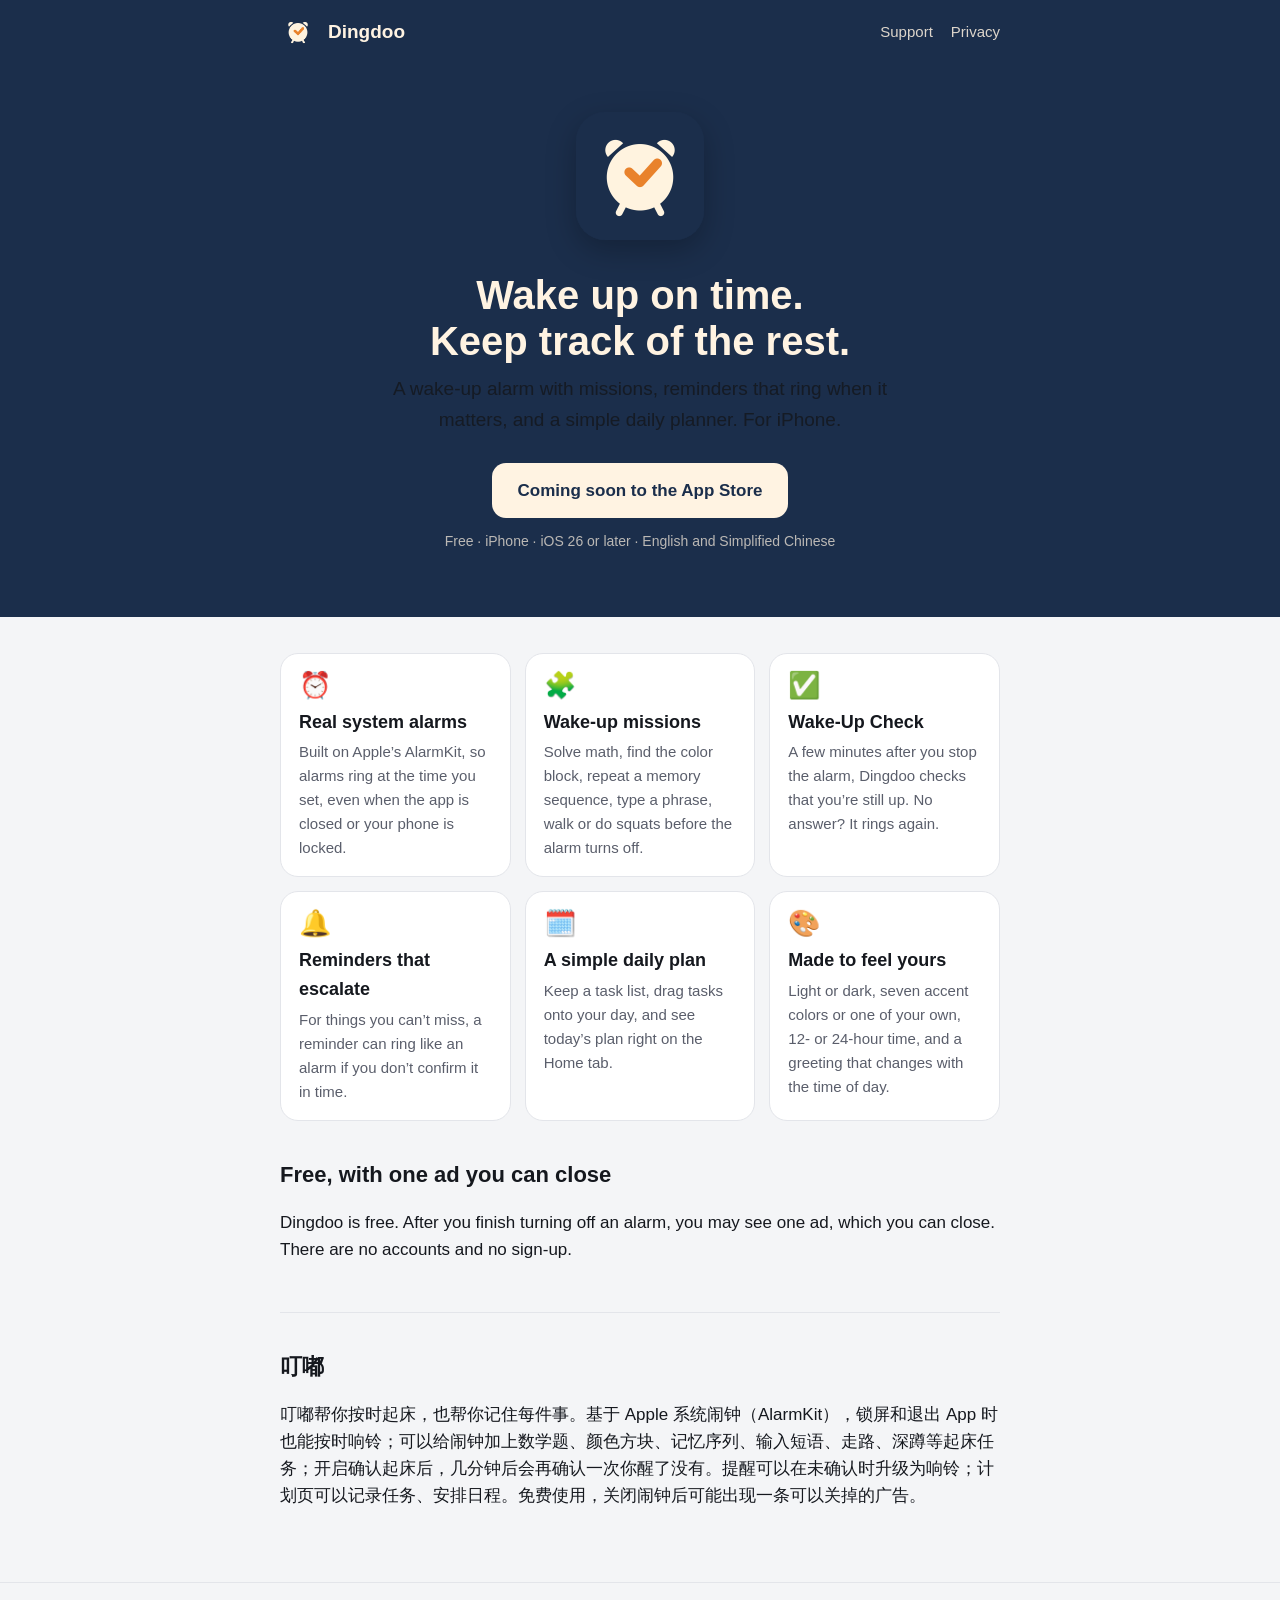
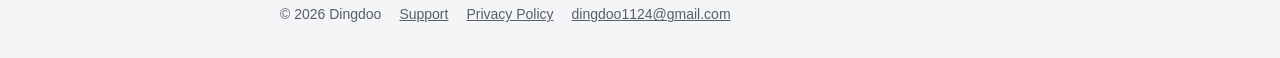
<file: index.html>
<!doctype html>
<html lang="en">
<head>
  <meta charset="utf-8">
  <meta name="viewport" content="width=device-width, initial-scale=1">
  <title>Dingdoo · 叮嘟</title>
  <meta name="description" content="Dingdoo is a wake-up alarm with missions, reminders that escalate when you need them to, and a simple daily planner. For iPhone.">
  <link rel="icon" href="icon.png">
  <link rel="apple-touch-icon" href="apple-touch-icon.png">
  <link rel="stylesheet" href="style.css">
</head>
<body>
  <header class="site">
    <div class="wrap">
      <img src="icon.png" alt="">
      <a class="brand" href="./">Dingdoo</a>
      <nav>
        <a href="support.html">Support</a>
        <a href="privacy.html">Privacy</a>
      </nav>
    </div>
  </header>

  <section class="hero">
    <div class="wrap">
      <img src="icon.png" alt="Dingdoo app icon">
      <h1>Wake up on time.<br>Keep track of the rest.</h1>
      <p>A wake-up alarm with missions, reminders that ring when it matters, and a simple daily planner. For iPhone.</p>
      <span class="cta" aria-disabled="true">Coming soon to the App Store</span>
      <div class="note">Free · iPhone · iOS 26 or later · English and Simplified Chinese</div>
    </div>
  </section>

  <main>
    <div class="wrap">
      <div class="grid">
        <div class="card">
          <div class="icon">⏰</div>
          <h3>Real system alarms</h3>
          <p>Built on Apple’s AlarmKit, so alarms ring at the time you set, even when the app is closed or your phone is locked.</p>
        </div>
        <div class="card">
          <div class="icon">🧩</div>
          <h3>Wake-up missions</h3>
          <p>Solve math, find the color block, repeat a memory sequence, type a phrase, walk or do squats before the alarm turns off.</p>
        </div>
        <div class="card">
          <div class="icon">✅</div>
          <h3>Wake-Up Check</h3>
          <p>A few minutes after you stop the alarm, Dingdoo checks that you’re still up. No answer? It rings again.</p>
        </div>
        <div class="card">
          <div class="icon">🔔</div>
          <h3>Reminders that escalate</h3>
          <p>For things you can’t miss, a reminder can ring like an alarm if you don’t confirm it in time.</p>
        </div>
        <div class="card">
          <div class="icon">🗓️</div>
          <h3>A simple daily plan</h3>
          <p>Keep a task list, drag tasks onto your day, and see today’s plan right on the Home tab.</p>
        </div>
        <div class="card">
          <div class="icon">🎨</div>
          <h3>Made to feel yours</h3>
          <p>Light or dark, seven accent colors or one of your own, 12- or 24-hour time, and a greeting that changes with the time of day.</p>
        </div>
      </div>

      <h2>Free, with one ad you can close</h2>
      <p>Dingdoo is free. After you finish turning off an alarm, you may see one ad, which you can close. There are no accounts and no sign-up.</p>

      <hr class="section">
      <h2 lang="zh-Hans">叮嘟</h2>
      <p lang="zh-Hans">叮嘟帮你按时起床，也帮你记住每件事。基于 Apple 系统闹钟（AlarmKit），锁屏和退出 App 时也能按时响铃；可以给闹钟加上数学题、颜色方块、记忆序列、输入短语、走路、深蹲等起床任务；开启确认起床后，几分钟后会再确认一次你醒了没有。提醒可以在未确认时升级为响铃；计划页可以记录任务、安排日程。免费使用，关闭闹钟后可能出现一条可以关掉的广告。</p>
    </div>
  </main>

  <footer class="site">
    <div class="wrap">
      <span>© 2026 Dingdoo</span>
      <a href="support.html">Support</a>
      <a href="privacy.html">Privacy Policy</a>
      <a href="mailto:dingdoo1124@gmail.com">dingdoo1124@gmail.com</a>
    </div>
  </footer>
</body>
</html>
</file>
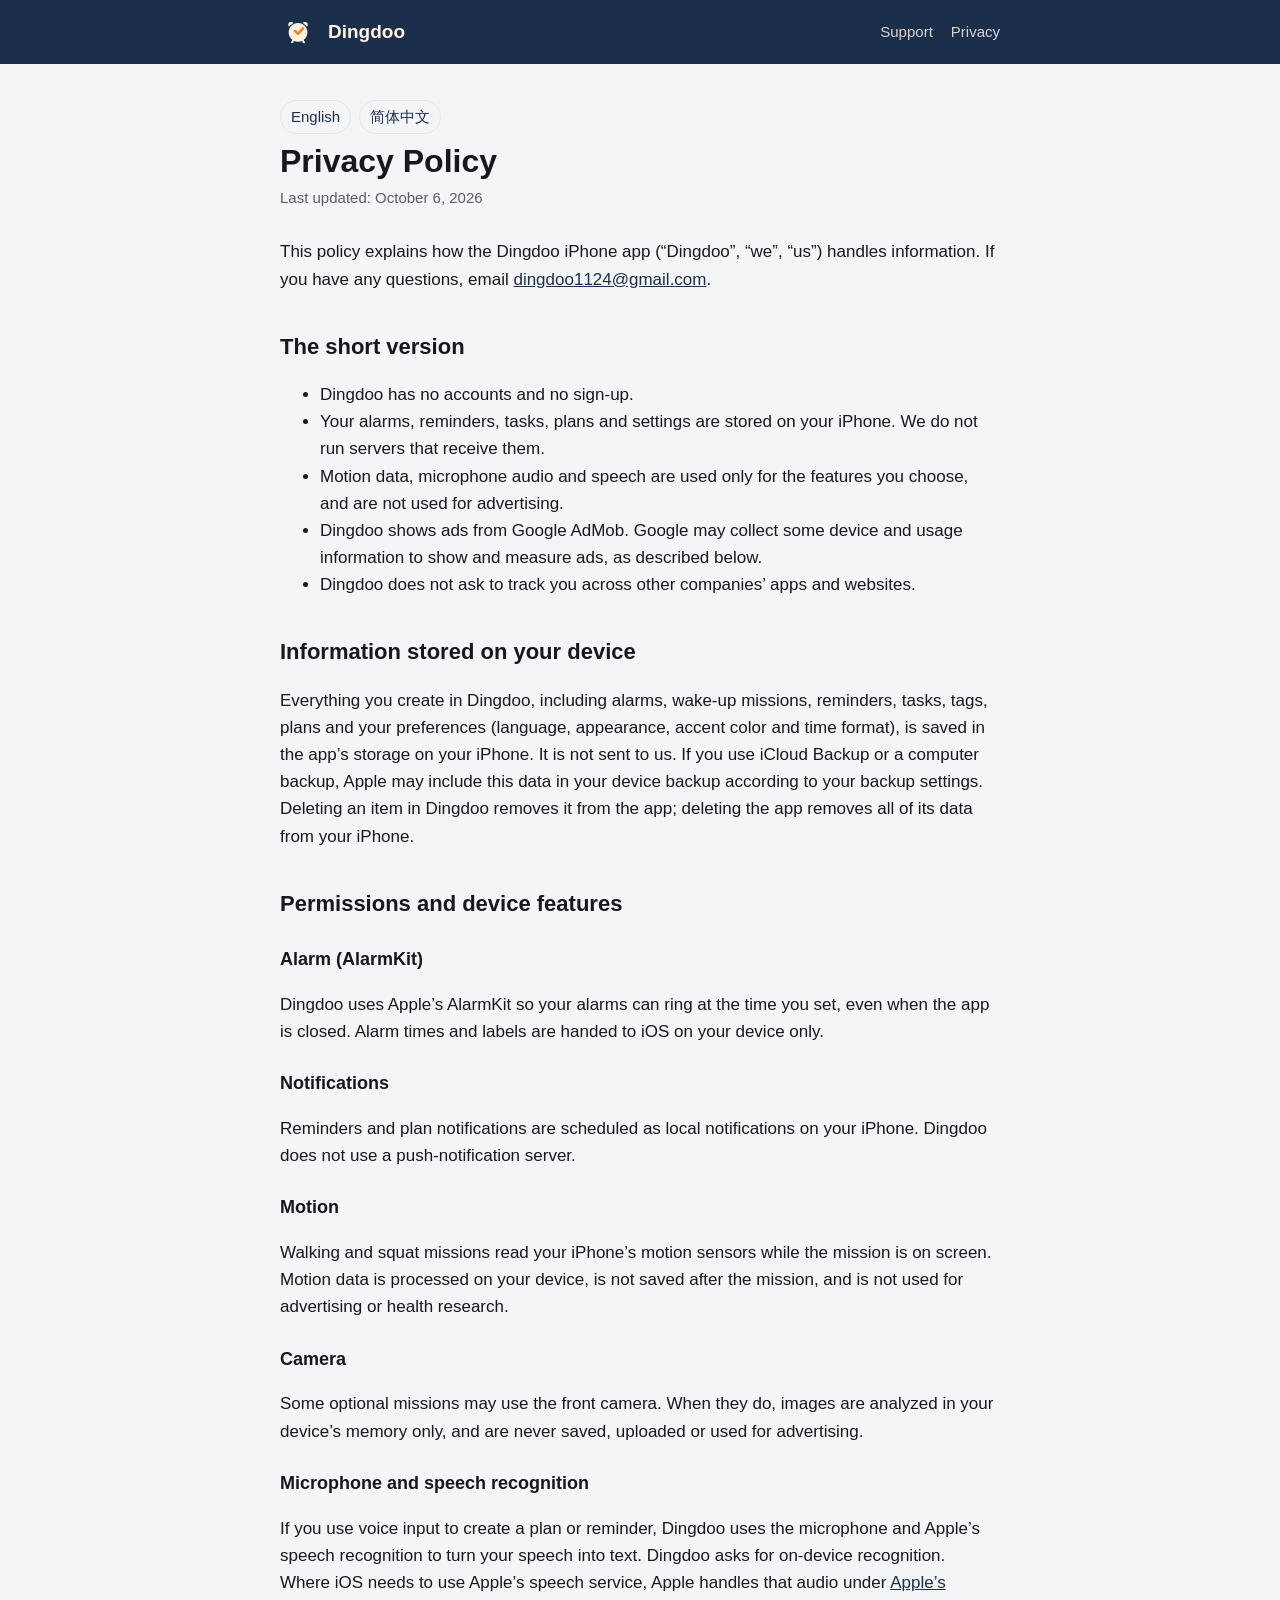
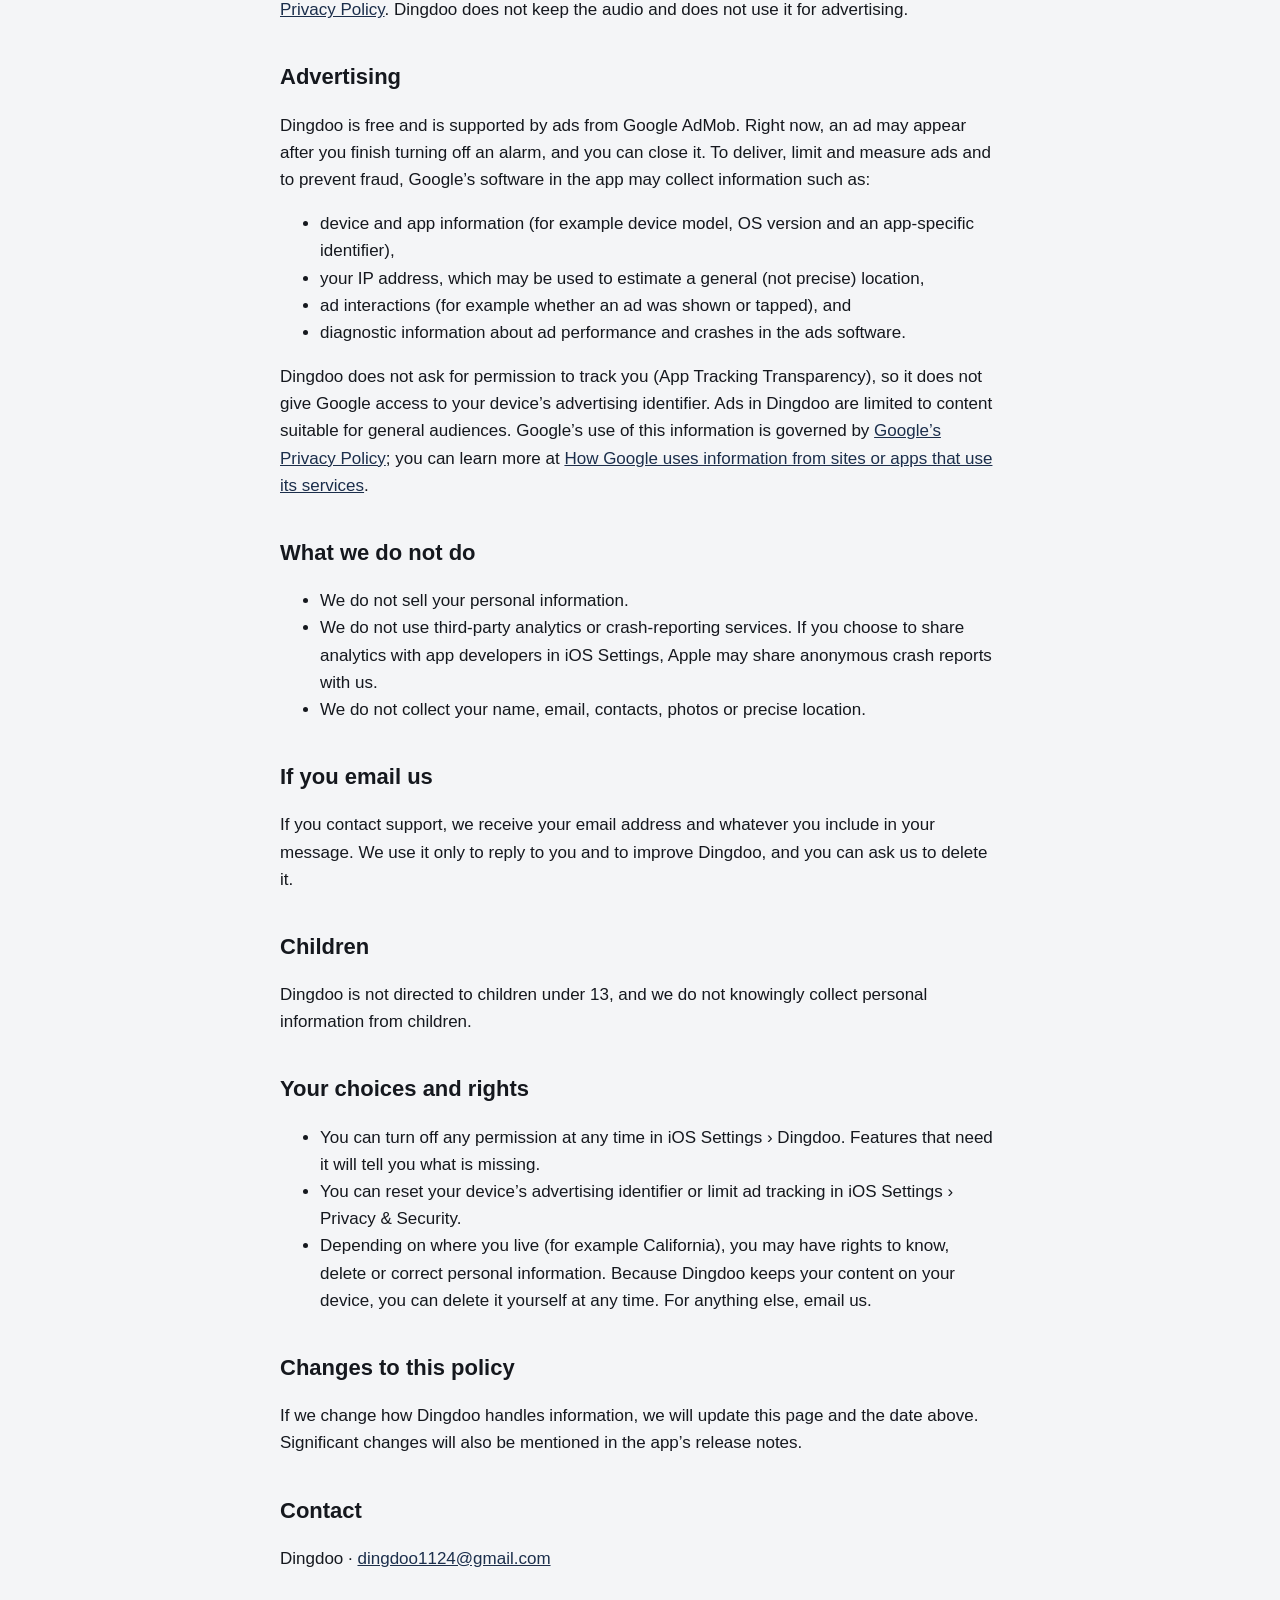
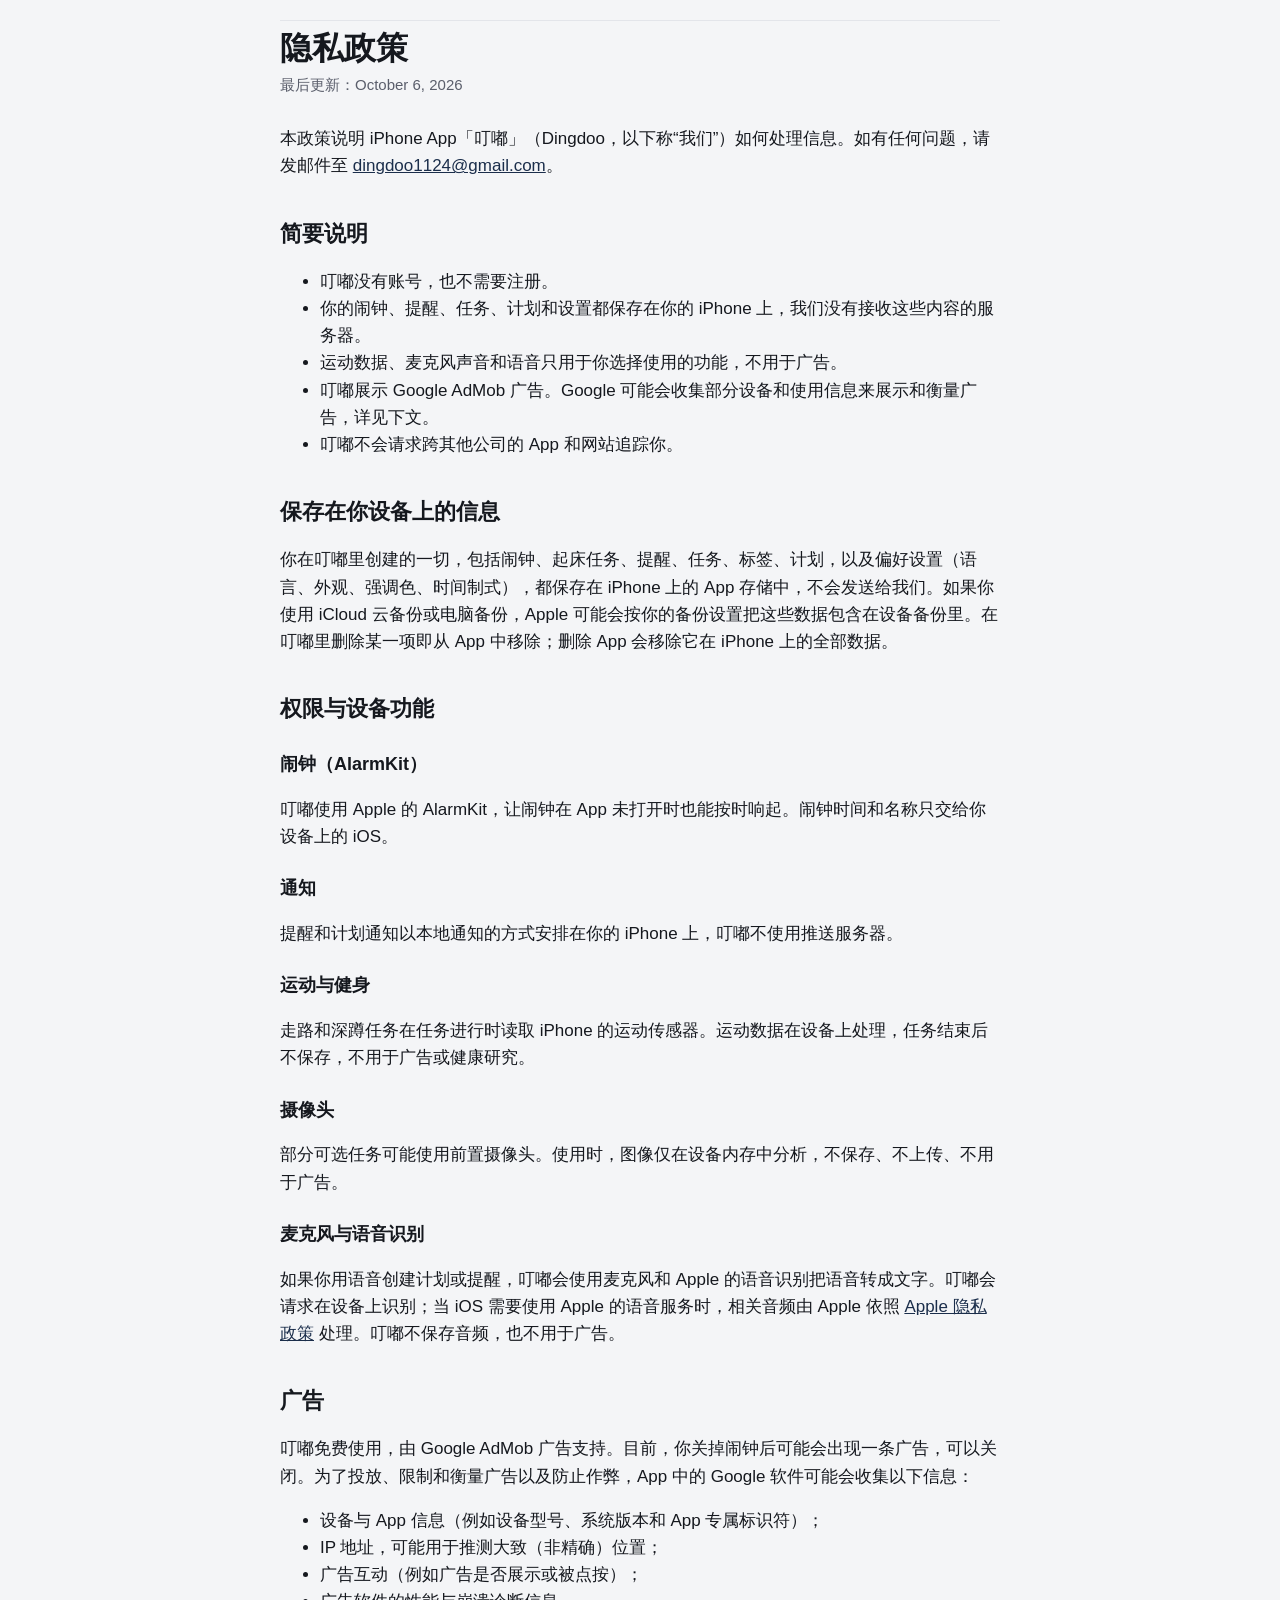
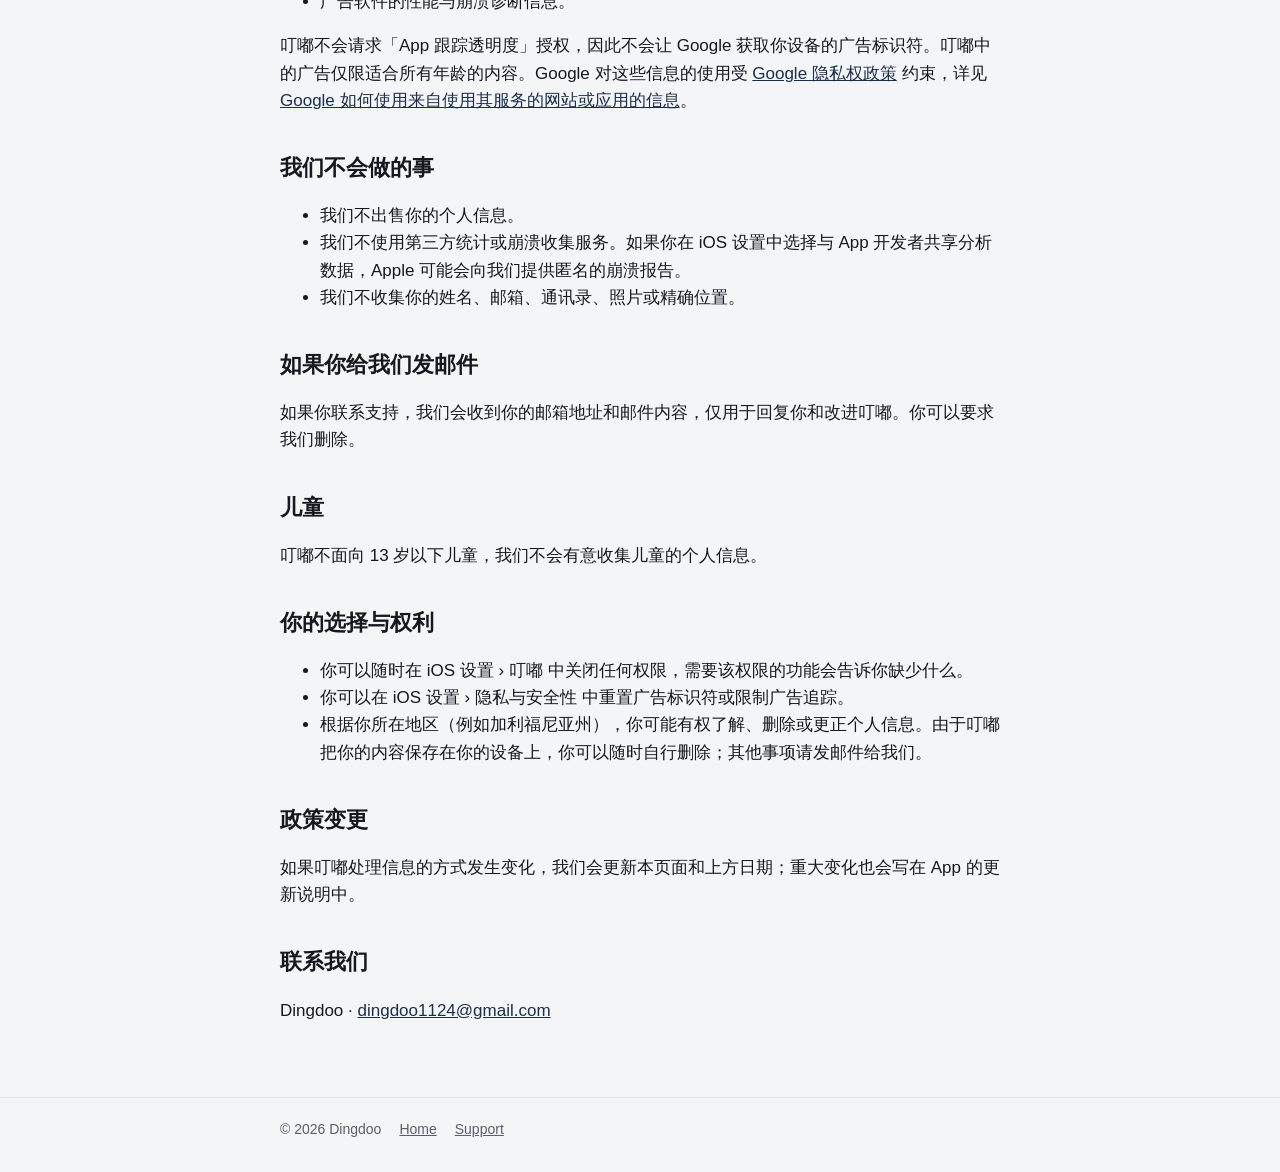
<file: privacy.html>
<!doctype html>
<html lang="en">
<head>
  <meta charset="utf-8">
  <meta name="viewport" content="width=device-width, initial-scale=1">
  <title>Dingdoo Privacy Policy</title>
  <meta name="description" content="How the Dingdoo iPhone app handles your information.">
  <link rel="icon" href="icon.png">
  <link rel="apple-touch-icon" href="apple-touch-icon.png">
  <link rel="stylesheet" href="style.css">
</head>
<body>
  <header class="site">
    <div class="wrap">
      <img src="icon.png" alt="">
      <a class="brand" href="./">Dingdoo</a>
      <nav>
        <a href="support.html">Support</a>
        <a href="privacy.html">Privacy</a>
      </nav>
    </div>
  </header>

  <main>
    <div class="wrap">
      <div class="lang-switch"><a href="#en">English</a><a href="#zh">简体中文</a></div>

      <section id="en">
        <h1 class="page">Privacy Policy</h1>
        <div class="updated">Last updated: October 6, 2026</div>

        <p>This policy explains how the Dingdoo iPhone app (“Dingdoo”, “we”, “us”) handles information. If you have any questions, email <a href="mailto:dingdoo1124@gmail.com">dingdoo1124@gmail.com</a>.</p>

        <h2>The short version</h2>
        <ul>
          <li>Dingdoo has no accounts and no sign-up.</li>
          <li>Your alarms, reminders, tasks, plans and settings are stored on your iPhone. We do not run servers that receive them.</li>
          <li>Motion data, microphone audio and speech are used only for the features you choose, and are not used for advertising.</li>
          <li>Dingdoo shows ads from Google AdMob. Google may collect some device and usage information to show and measure ads, as described below.</li>
          <li>Dingdoo does not ask to track you across other companies’ apps and websites.</li>
        </ul>

        <h2>Information stored on your device</h2>
        <p>Everything you create in Dingdoo, including alarms, wake-up missions, reminders, tasks, tags, plans and your preferences (language, appearance, accent color and time format), is saved in the app’s storage on your iPhone. It is not sent to us. If you use iCloud Backup or a computer backup, Apple may include this data in your device backup according to your backup settings. Deleting an item in Dingdoo removes it from the app; deleting the app removes all of its data from your iPhone.</p>

        <h2>Permissions and device features</h2>
        <h3>Alarm (AlarmKit)</h3>
        <p>Dingdoo uses Apple’s AlarmKit so your alarms can ring at the time you set, even when the app is closed. Alarm times and labels are handed to iOS on your device only.</p>
        <h3>Notifications</h3>
        <p>Reminders and plan notifications are scheduled as local notifications on your iPhone. Dingdoo does not use a push-notification server.</p>
        <h3>Motion</h3>
        <p>Walking and squat missions read your iPhone’s motion sensors while the mission is on screen. Motion data is processed on your device, is not saved after the mission, and is not used for advertising or health research.</p>
        <h3>Camera</h3>
        <p>Some optional missions may use the front camera. When they do, images are analyzed in your device’s memory only, and are never saved, uploaded or used for advertising.</p>
        <h3>Microphone and speech recognition</h3>
        <p>If you use voice input to create a plan or reminder, Dingdoo uses the microphone and Apple’s speech recognition to turn your speech into text. Dingdoo asks for on-device recognition. Where iOS needs to use Apple’s speech service, Apple handles that audio under <a href="https://www.apple.com/legal/privacy/">Apple’s Privacy Policy</a>. Dingdoo does not keep the audio and does not use it for advertising.</p>

        <h2>Advertising</h2>
        <p>Dingdoo is free and is supported by ads from Google AdMob. Right now, an ad may appear after you finish turning off an alarm, and you can close it. To deliver, limit and measure ads and to prevent fraud, Google’s software in the app may collect information such as:</p>
        <ul>
          <li>device and app information (for example device model, OS version and an app-specific identifier),</li>
          <li>your IP address, which may be used to estimate a general (not precise) location,</li>
          <li>ad interactions (for example whether an ad was shown or tapped), and</li>
          <li>diagnostic information about ad performance and crashes in the ads software.</li>
        </ul>
        <p>Dingdoo does not ask for permission to track you (App Tracking Transparency), so it does not give Google access to your device’s advertising identifier. Ads in Dingdoo are limited to content suitable for general audiences. Google’s use of this information is governed by <a href="https://policies.google.com/privacy">Google’s Privacy Policy</a>; you can learn more at <a href="https://policies.google.com/technologies/partner-sites">How Google uses information from sites or apps that use its services</a>.</p>

        <h2>What we do not do</h2>
        <ul>
          <li>We do not sell your personal information.</li>
          <li>We do not use third-party analytics or crash-reporting services. If you choose to share analytics with app developers in iOS Settings, Apple may share anonymous crash reports with us.</li>
          <li>We do not collect your name, email, contacts, photos or precise location.</li>
        </ul>

        <h2>If you email us</h2>
        <p>If you contact support, we receive your email address and whatever you include in your message. We use it only to reply to you and to improve Dingdoo, and you can ask us to delete it.</p>

        <h2>Children</h2>
        <p>Dingdoo is not directed to children under 13, and we do not knowingly collect personal information from children.</p>

        <h2>Your choices and rights</h2>
        <ul>
          <li>You can turn off any permission at any time in iOS Settings › Dingdoo. Features that need it will tell you what is missing.</li>
          <li>You can reset your device’s advertising identifier or limit ad tracking in iOS Settings › Privacy &amp; Security.</li>
          <li>Depending on where you live (for example California), you may have rights to know, delete or correct personal information. Because Dingdoo keeps your content on your device, you can delete it yourself at any time. For anything else, email us.</li>
        </ul>

        <h2>Changes to this policy</h2>
        <p>If we change how Dingdoo handles information, we will update this page and the date above. Significant changes will also be mentioned in the app’s release notes.</p>

        <h2>Contact</h2>
        <p>Dingdoo · <a href="mailto:dingdoo1124@gmail.com">dingdoo1124@gmail.com</a></p>
      </section>

      <hr class="section">

      <section id="zh" lang="zh-Hans">
        <h1 class="page">隐私政策</h1>
        <div class="updated">最后更新：October 6, 2026</div>

        <p>本政策说明 iPhone App「叮嘟」（Dingdoo，以下称“我们”）如何处理信息。如有任何问题，请发邮件至 <a href="mailto:dingdoo1124@gmail.com">dingdoo1124@gmail.com</a>。</p>

        <h2>简要说明</h2>
        <ul>
          <li>叮嘟没有账号，也不需要注册。</li>
          <li>你的闹钟、提醒、任务、计划和设置都保存在你的 iPhone 上，我们没有接收这些内容的服务器。</li>
          <li>运动数据、麦克风声音和语音只用于你选择使用的功能，不用于广告。</li>
          <li>叮嘟展示 Google AdMob 广告。Google 可能会收集部分设备和使用信息来展示和衡量广告，详见下文。</li>
          <li>叮嘟不会请求跨其他公司的 App 和网站追踪你。</li>
        </ul>

        <h2>保存在你设备上的信息</h2>
        <p>你在叮嘟里创建的一切，包括闹钟、起床任务、提醒、任务、标签、计划，以及偏好设置（语言、外观、强调色、时间制式），都保存在 iPhone 上的 App 存储中，不会发送给我们。如果你使用 iCloud 云备份或电脑备份，Apple 可能会按你的备份设置把这些数据包含在设备备份里。在叮嘟里删除某一项即从 App 中移除；删除 App 会移除它在 iPhone 上的全部数据。</p>

        <h2>权限与设备功能</h2>
        <h3>闹钟（AlarmKit）</h3>
        <p>叮嘟使用 Apple 的 AlarmKit，让闹钟在 App 未打开时也能按时响起。闹钟时间和名称只交给你设备上的 iOS。</p>
        <h3>通知</h3>
        <p>提醒和计划通知以本地通知的方式安排在你的 iPhone 上，叮嘟不使用推送服务器。</p>
        <h3>运动与健身</h3>
        <p>走路和深蹲任务在任务进行时读取 iPhone 的运动传感器。运动数据在设备上处理，任务结束后不保存，不用于广告或健康研究。</p>
        <h3>摄像头</h3>
        <p>部分可选任务可能使用前置摄像头。使用时，图像仅在设备内存中分析，不保存、不上传、不用于广告。</p>
        <h3>麦克风与语音识别</h3>
        <p>如果你用语音创建计划或提醒，叮嘟会使用麦克风和 Apple 的语音识别把语音转成文字。叮嘟会请求在设备上识别；当 iOS 需要使用 Apple 的语音服务时，相关音频由 Apple 依照 <a href="https://www.apple.com/legal/privacy/">Apple 隐私政策</a> 处理。叮嘟不保存音频，也不用于广告。</p>

        <h2>广告</h2>
        <p>叮嘟免费使用，由 Google AdMob 广告支持。目前，你关掉闹钟后可能会出现一条广告，可以关闭。为了投放、限制和衡量广告以及防止作弊，App 中的 Google 软件可能会收集以下信息：</p>
        <ul>
          <li>设备与 App 信息（例如设备型号、系统版本和 App 专属标识符）；</li>
          <li>IP 地址，可能用于推测大致（非精确）位置；</li>
          <li>广告互动（例如广告是否展示或被点按）；</li>
          <li>广告软件的性能与崩溃诊断信息。</li>
        </ul>
        <p>叮嘟不会请求「App 跟踪透明度」授权，因此不会让 Google 获取你设备的广告标识符。叮嘟中的广告仅限适合所有年龄的内容。Google 对这些信息的使用受 <a href="https://policies.google.com/privacy?hl=zh-CN">Google 隐私权政策</a> 约束，详见 <a href="https://policies.google.com/technologies/partner-sites?hl=zh-CN">Google 如何使用来自使用其服务的网站或应用的信息</a>。</p>

        <h2>我们不会做的事</h2>
        <ul>
          <li>我们不出售你的个人信息。</li>
          <li>我们不使用第三方统计或崩溃收集服务。如果你在 iOS 设置中选择与 App 开发者共享分析数据，Apple 可能会向我们提供匿名的崩溃报告。</li>
          <li>我们不收集你的姓名、邮箱、通讯录、照片或精确位置。</li>
        </ul>

        <h2>如果你给我们发邮件</h2>
        <p>如果你联系支持，我们会收到你的邮箱地址和邮件内容，仅用于回复你和改进叮嘟。你可以要求我们删除。</p>

        <h2>儿童</h2>
        <p>叮嘟不面向 13 岁以下儿童，我们不会有意收集儿童的个人信息。</p>

        <h2>你的选择与权利</h2>
        <ul>
          <li>你可以随时在 iOS 设置 › 叮嘟 中关闭任何权限，需要该权限的功能会告诉你缺少什么。</li>
          <li>你可以在 iOS 设置 › 隐私与安全性 中重置广告标识符或限制广告追踪。</li>
          <li>根据你所在地区（例如加利福尼亚州），你可能有权了解、删除或更正个人信息。由于叮嘟把你的内容保存在你的设备上，你可以随时自行删除；其他事项请发邮件给我们。</li>
        </ul>

        <h2>政策变更</h2>
        <p>如果叮嘟处理信息的方式发生变化，我们会更新本页面和上方日期；重大变化也会写在 App 的更新说明中。</p>

        <h2>联系我们</h2>
        <p>Dingdoo · <a href="mailto:dingdoo1124@gmail.com">dingdoo1124@gmail.com</a></p>
      </section>
    </div>
  </main>

  <footer class="site">
    <div class="wrap">
      <span>© 2026 Dingdoo</span>
      <a href="./">Home</a>
      <a href="support.html">Support</a>
    </div>
  </footer>
</body>
</html>
</file>
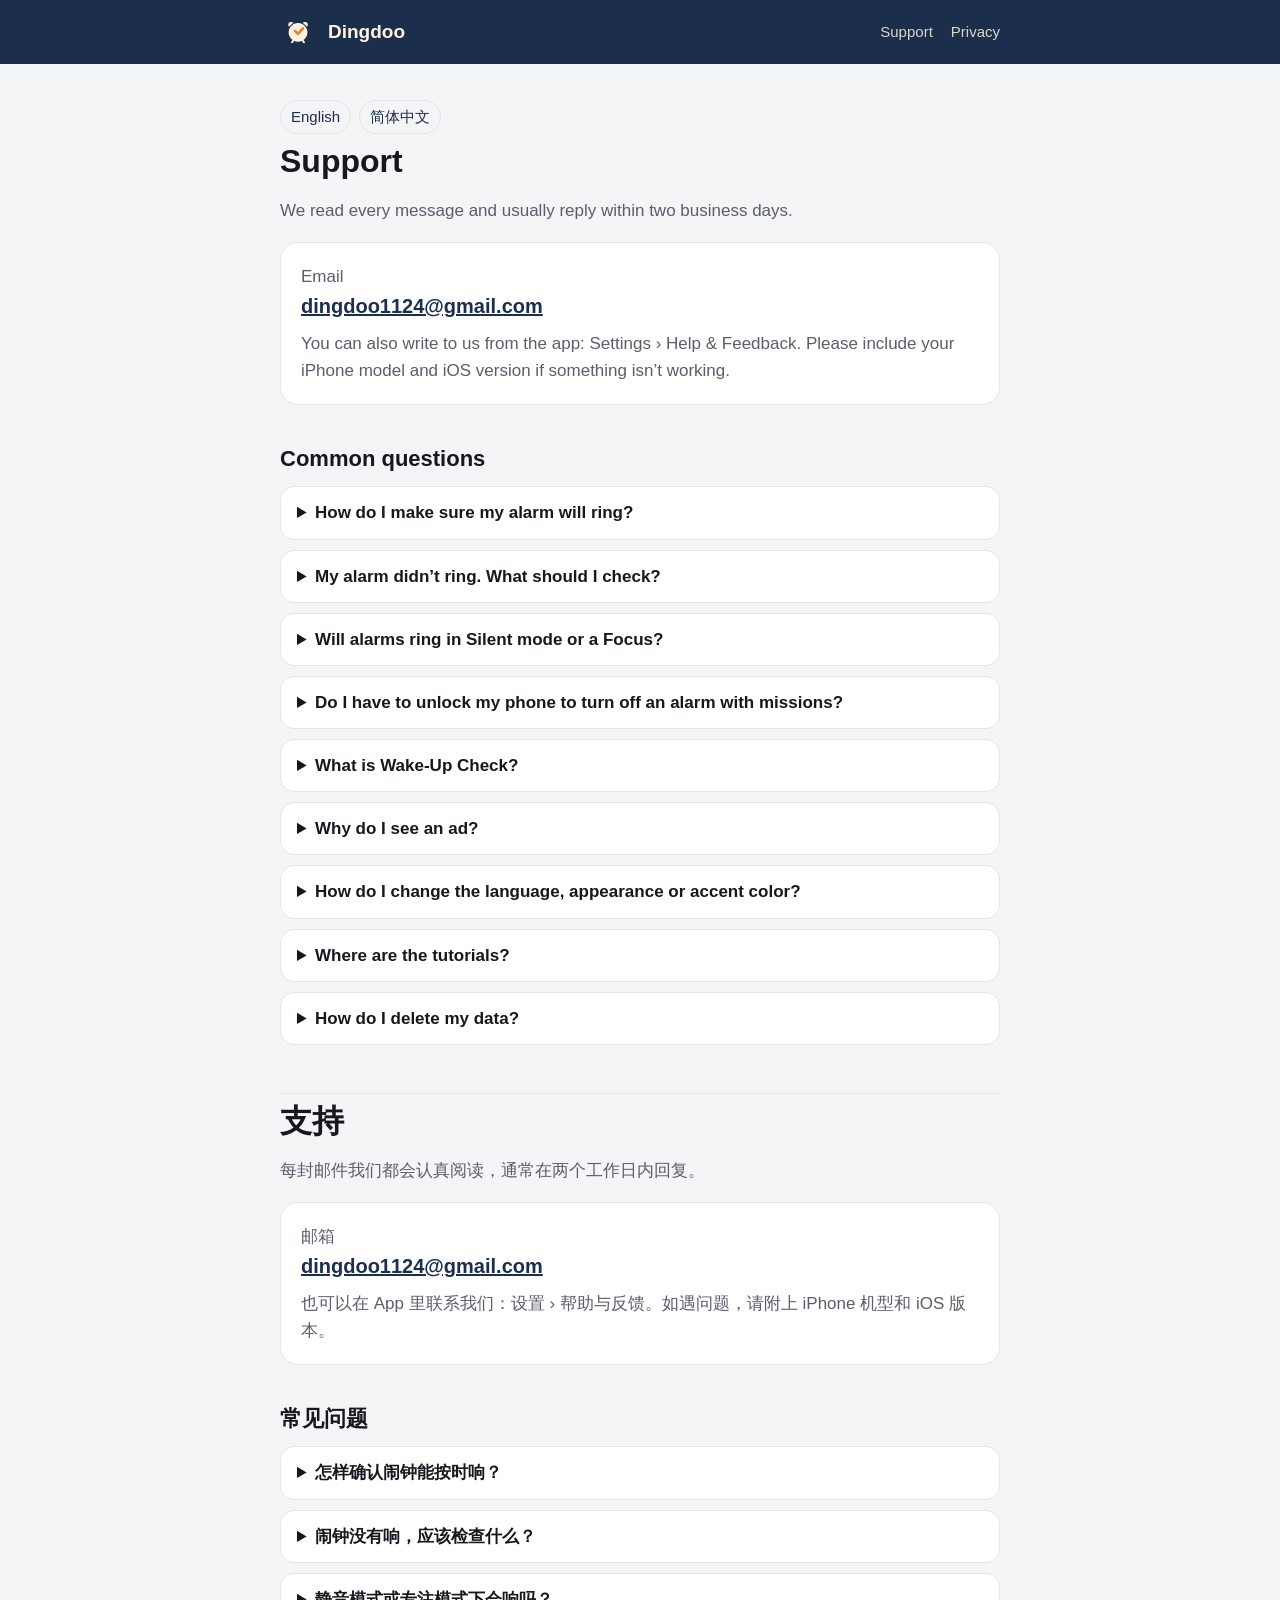
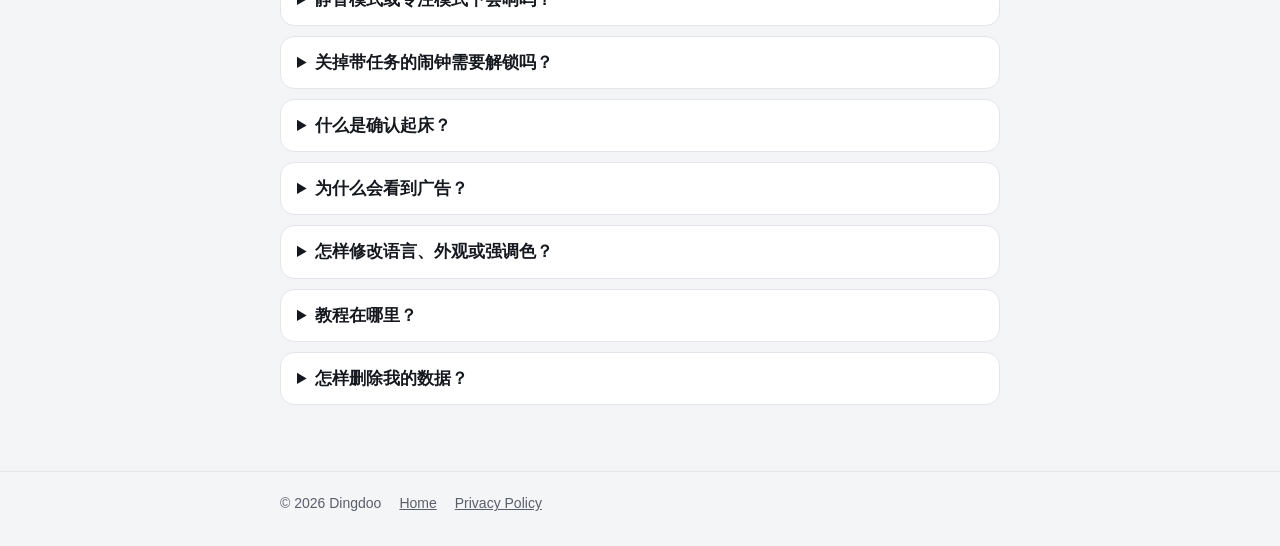
<file: support.html>
<!doctype html>
<html lang="en">
<head>
  <meta charset="utf-8">
  <meta name="viewport" content="width=device-width, initial-scale=1">
  <title>Dingdoo Support</title>
  <meta name="description" content="Get help with the Dingdoo iPhone app.">
  <link rel="icon" href="icon.png">
  <link rel="apple-touch-icon" href="apple-touch-icon.png">
  <link rel="stylesheet" href="style.css">
</head>
<body>
  <header class="site">
    <div class="wrap">
      <img src="icon.png" alt="">
      <a class="brand" href="./">Dingdoo</a>
      <nav>
        <a href="support.html">Support</a>
        <a href="privacy.html">Privacy</a>
      </nav>
    </div>
  </header>

  <main>
    <div class="wrap">
      <div class="lang-switch"><a href="#en">English</a><a href="#zh">简体中文</a></div>

      <section id="en">
        <h1 class="page">Support</h1>
        <p class="muted">We read every message and usually reply within two business days.</p>
        <div class="contact">
          <div class="muted">Email</div>
          <a class="mail" href="mailto:dingdoo1124@gmail.com?subject=Dingdoo%20Support">dingdoo1124@gmail.com</a>
          <p class="muted" style="margin:8px 0 0">You can also write to us from the app: Settings › Help &amp; Feedback. Please include your iPhone model and iOS version if something isn’t working.</p>
        </div>

        <h2>Common questions</h2>
        <details>
          <summary>How do I make sure my alarm will ring?</summary>
          <p>Open the Alarm tab and use <strong>Test Alarm</strong>. A real alarm rings in 10 seconds. Lock your phone and wait for it. If it rings, your alarms are set up correctly.</p>
        </details>
        <details>
          <summary>My alarm didn’t ring. What should I check?</summary>
          <p>In Dingdoo, go to Settings › Permissions and make sure System Alarm is allowed. You can also check iOS Settings › Dingdoo › Alarms &amp; Timers. Your iPhone must be turned on; alarms can’t ring on a phone that is powered off.</p>
        </details>
        <details>
          <summary>Will alarms ring in Silent mode or a Focus?</summary>
          <p>Yes. Dingdoo uses Apple’s system alarms (AlarmKit), which ring even in Silent mode and during a Focus, whether the phone is locked or unlocked.</p>
        </details>
        <details>
          <summary>Do I have to unlock my phone to turn off an alarm with missions?</summary>
          <p>Yes. When an alarm with missions goes off, tap <strong>Start Missions</strong>. Dingdoo keeps ringing until you unlock your iPhone, open the app and finish your missions. You can turn this off in Settings › Background Guard.</p>
        </details>
        <details>
          <summary>What is Wake-Up Check?</summary>
          <p>When it’s on, Dingdoo checks in a few minutes after you stop the alarm. If you don’t respond, the alarm rings again so you don’t fall back asleep.</p>
        </details>
        <details>
          <summary>Why do I see an ad?</summary>
          <p>Dingdoo is free and supported by ads. You may see one ad after you finish turning off an alarm, and you can close it. Ads never appear while an alarm is ringing.</p>
        </details>
        <details>
          <summary>How do I change the language, appearance or accent color?</summary>
          <p>Go to Settings › General. Changes apply right away.</p>
        </details>
        <details>
          <summary>Where are the tutorials?</summary>
          <p>Settings › Tutorials has short guides for Alarm, Reminders and Plan.</p>
        </details>
        <details>
          <summary>How do I delete my data?</summary>
          <p>Your data stays on your iPhone. Delete individual alarms, reminders or tasks in the app, or delete the app to remove everything.</p>
        </details>
      </section>

      <hr class="section">

      <section id="zh" lang="zh-Hans">
        <h1 class="page">支持</h1>
        <p class="muted">每封邮件我们都会认真阅读，通常在两个工作日内回复。</p>
        <div class="contact">
          <div class="muted">邮箱</div>
          <a class="mail" href="mailto:dingdoo1124@gmail.com?subject=Dingdoo%20Support">dingdoo1124@gmail.com</a>
          <p class="muted" style="margin:8px 0 0">也可以在 App 里联系我们：设置 › 帮助与反馈。如遇问题，请附上 iPhone 机型和 iOS 版本。</p>
        </div>

        <h2>常见问题</h2>
        <details>
          <summary>怎样确认闹钟能按时响？</summary>
          <p>在闹钟页使用「测试闹钟」，10 秒后会响一次真正的闹钟。锁上屏幕等它响起，响了就说明设置正确。</p>
        </details>
        <details>
          <summary>闹钟没有响，应该检查什么？</summary>
          <p>在叮嘟的 设置 › 权限 中确认「系统闹钟」已允许，也可以在 iOS 设置 › 叮嘟 › 闹钟与计时器 中查看。iPhone 需要保持开机，关机状态下闹钟无法响起。</p>
        </details>
        <details>
          <summary>静音模式或专注模式下会响吗？</summary>
          <p>会。叮嘟使用 Apple 系统闹钟（AlarmKit），在静音模式和专注模式下都会响，锁屏和解锁时都一样。</p>
        </details>
        <details>
          <summary>关掉带任务的闹钟需要解锁吗？</summary>
          <p>需要。起床任务在 App 里完成，所以需要解锁 iPhone 后完成任务——这正是帮你真正起床的关键。</p>
        </details>
        <details>
          <summary>什么是确认起床？</summary>
          <p>开启后，关掉闹钟几分钟后叮嘟会再问你一次是否醒着；没有回应就会再次响铃，避免睡回笼觉。</p>
        </details>
        <details>
          <summary>为什么会看到广告？</summary>
          <p>叮嘟免费使用，由广告支持。关掉闹钟后可能出现一条广告，可以关闭。闹钟响铃时不会出现广告。</p>
        </details>
        <details>
          <summary>怎样修改语言、外观或强调色？</summary>
          <p>设置 › 通用，修改立即生效。</p>
        </details>
        <details>
          <summary>教程在哪里？</summary>
          <p>设置 › 教程 里有闹钟、提醒、计划三份简短教程。</p>
        </details>
        <details>
          <summary>怎样删除我的数据？</summary>
          <p>你的数据保存在 iPhone 上。可以在 App 里逐条删除闹钟、提醒或任务，或删除 App 移除全部数据。</p>
        </details>
      </section>
    </div>
  </main>

  <footer class="site">
    <div class="wrap">
      <span>© 2026 Dingdoo</span>
      <a href="./">Home</a>
      <a href="privacy.html">Privacy Policy</a>
    </div>
  </footer>
</body>
</html>
</file>
<file: style.css>
:root {
  --navy: #1B2E4B;
  --cream: #FFF3E2;
  --orange: #E9822B;
  --bg: #F4F5F7;
  --card: #FFFFFF;
  --text: #15181E;
  --muted: #5A5E6B;
  --line: #E3E5EA;
  --link: #1B2E4B;
}
@media (prefers-color-scheme: dark) {
  :root {
    --bg: #000000;
    --card: #15171C;
    --text: #F2F3F5;
    --muted: #A2A6B1;
    --line: #262932;
    --link: #F0A04B;
  }
}
* { box-sizing: border-box; }
html { -webkit-text-size-adjust: 100%; }
body {
  margin: 0;
  background: var(--bg);
  color: var(--text);
  font: 17px/1.6 -apple-system, BlinkMacSystemFont, "SF Pro Text", "PingFang SC", "Helvetica Neue", Arial, sans-serif;
}
a { color: var(--link); }
.wrap { max-width: 760px; margin: 0 auto; padding: 0 20px; }

header.site {
  background: var(--navy);
  color: var(--cream);
}
header.site .wrap {
  display: flex; align-items: center; gap: 12px;
  padding-top: 14px; padding-bottom: 14px;
}
header.site img { width: 36px; height: 36px; border-radius: 9px; }
header.site a.brand { color: var(--cream); text-decoration: none; font-weight: 700; font-size: 19px; }
header.site nav { margin-left: auto; display: flex; gap: 18px; font-size: 15px; }
header.site nav a { color: var(--cream); opacity: .85; text-decoration: none; }
header.site nav a:hover { opacity: 1; text-decoration: underline; }

.hero {
  background: var(--navy);
  color: var(--cream);
  text-align: center;
  padding: 48px 0 64px;
}
.hero img { width: 128px; height: 128px; border-radius: 29px; box-shadow: 0 10px 30px rgba(0,0,0,.25); }
.hero h1 { font-size: 40px; line-height: 1.15; margin: 24px 0 10px; }
.hero p { font-size: 19px; opacity: .85; margin: 0 auto; max-width: 560px; }
.hero .cta {
  display: inline-block; margin-top: 28px; padding: 14px 26px;
  background: var(--cream); color: var(--navy); border-radius: 14px;
  font-weight: 700; text-decoration: none;
}
.hero .note { font-size: 14px; opacity: .7; margin-top: 12px; }

main { padding: 36px 0 56px; }
h1.page { font-size: 32px; line-height: 1.2; margin: 8px 0 6px; }
.updated { color: var(--muted); font-size: 15px; margin-bottom: 28px; }
h2 { font-size: 22px; margin: 36px 0 10px; }
h3 { font-size: 18px; margin: 24px 0 6px; }
p, li { color: var(--text); }
.muted { color: var(--muted); }

.grid { display: grid; grid-template-columns: repeat(auto-fit, minmax(220px, 1fr)); gap: 14px; }
.card {
  background: var(--card); border: 1px solid var(--line); border-radius: 18px;
  padding: 18px 18px 16px;
}
.card .icon { font-size: 26px; line-height: 1; }
.card h3 { margin: 10px 0 4px; }
.card p { margin: 0; color: var(--muted); font-size: 15px; }

.lang-switch { display: flex; gap: 8px; margin: 0 0 8px; font-size: 15px; }
.lang-switch a { text-decoration: none; padding: 4px 10px; border-radius: 999px; border: 1px solid var(--line); }

.contact {
  background: var(--card); border: 1px solid var(--line); border-radius: 18px; padding: 20px;
}
.contact a.mail { font-size: 20px; font-weight: 700; word-break: break-all; }

details { background: var(--card); border: 1px solid var(--line); border-radius: 14px; padding: 12px 16px; margin: 10px 0; }
details summary { cursor: pointer; font-weight: 600; }
details p { margin: 8px 0 2px; }

hr.section { border: none; border-top: 1px solid var(--line); margin: 48px 0 8px; }

footer.site { border-top: 1px solid var(--line); color: var(--muted); font-size: 14px; }
footer.site .wrap { padding-top: 20px; padding-bottom: 32px; display: flex; flex-wrap: wrap; gap: 8px 18px; }
footer.site a { color: var(--muted); }

@media (max-width: 520px) {
  .hero h1 { font-size: 32px; }
  header.site nav { gap: 12px; font-size: 14px; }
}
</file>
